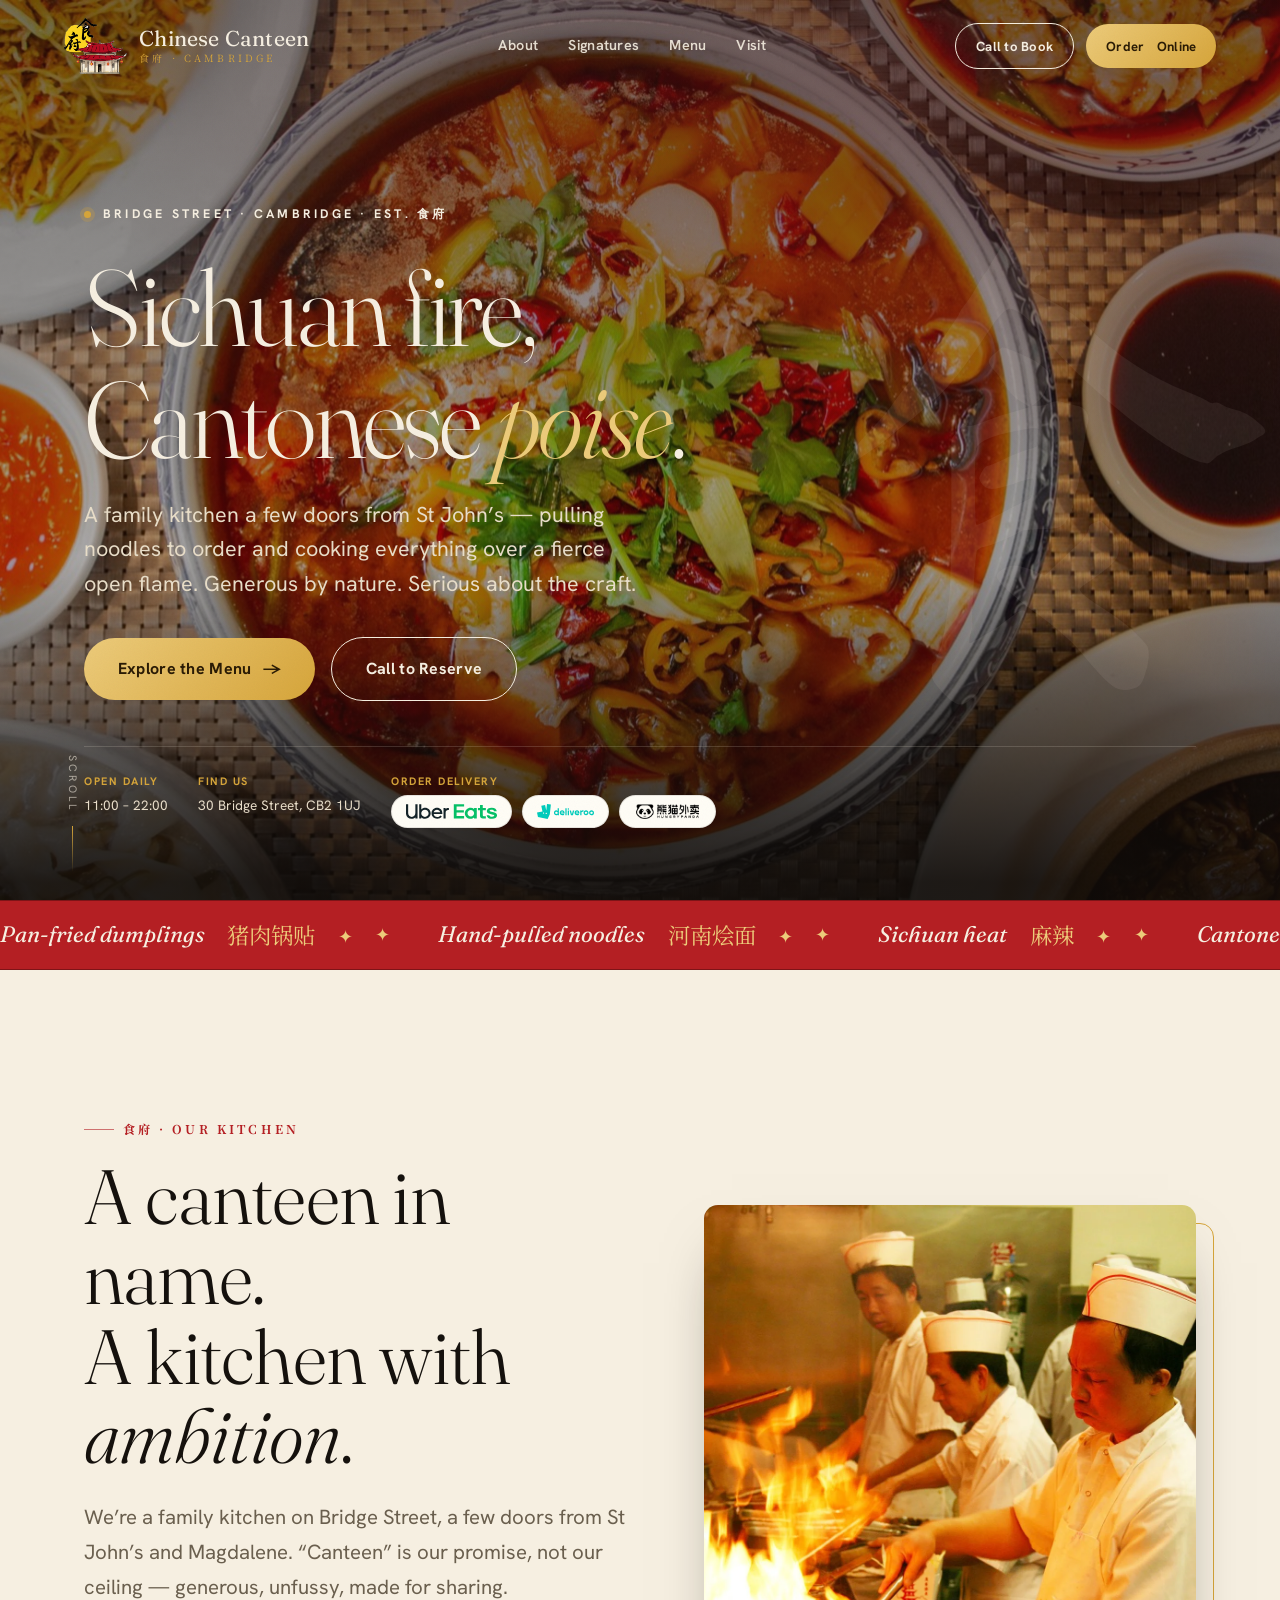
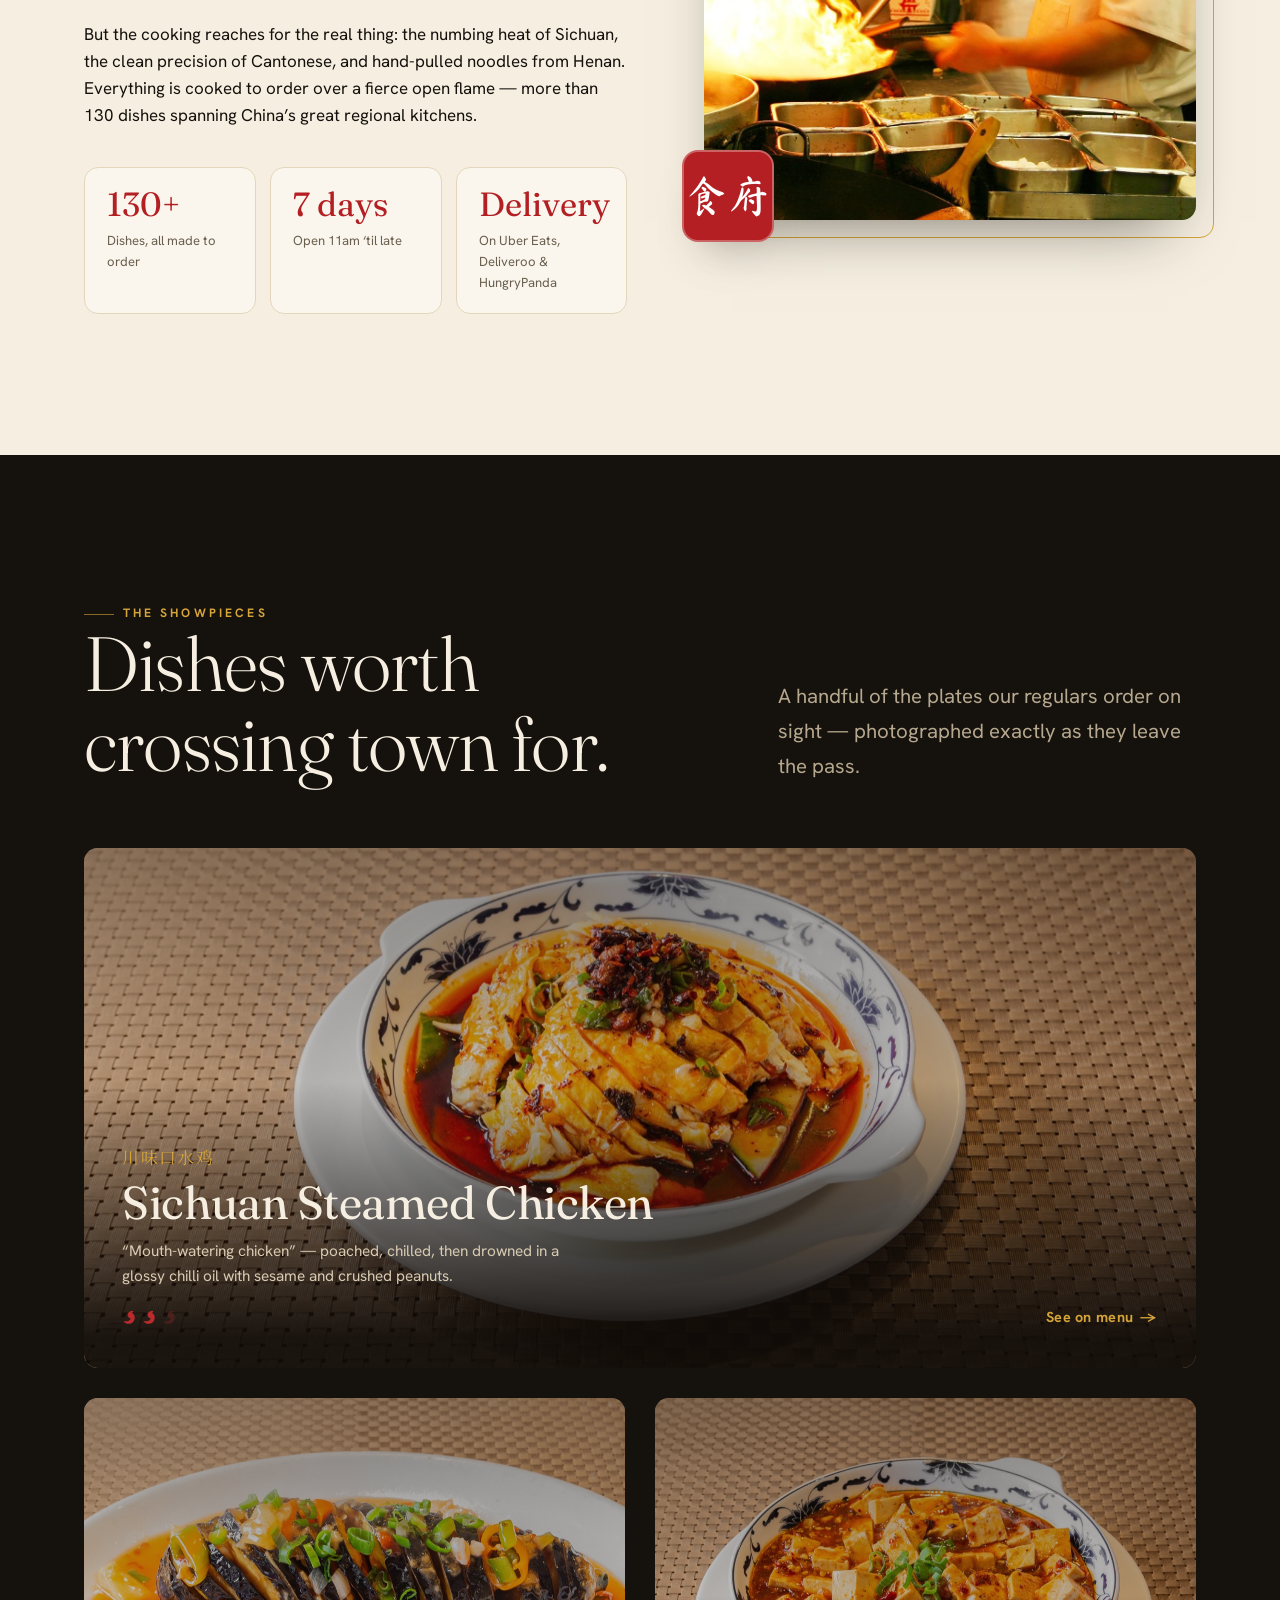
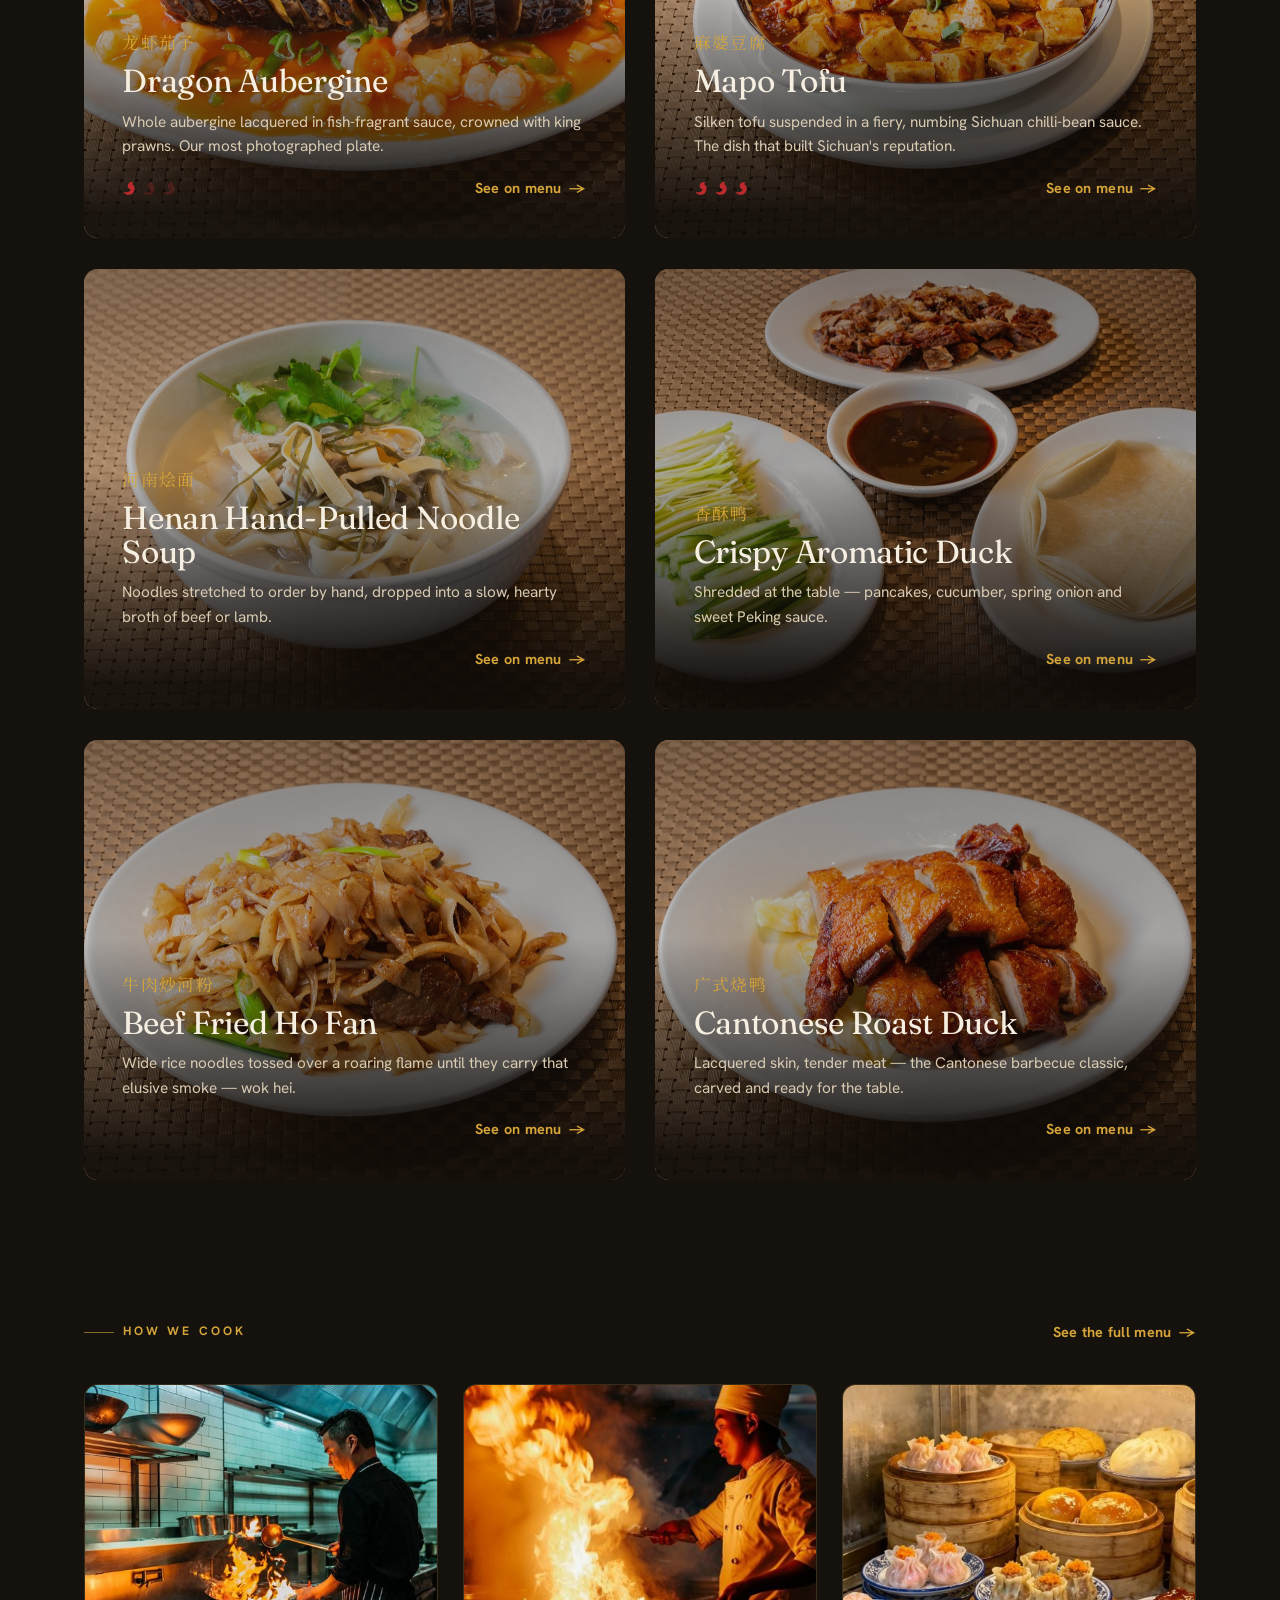
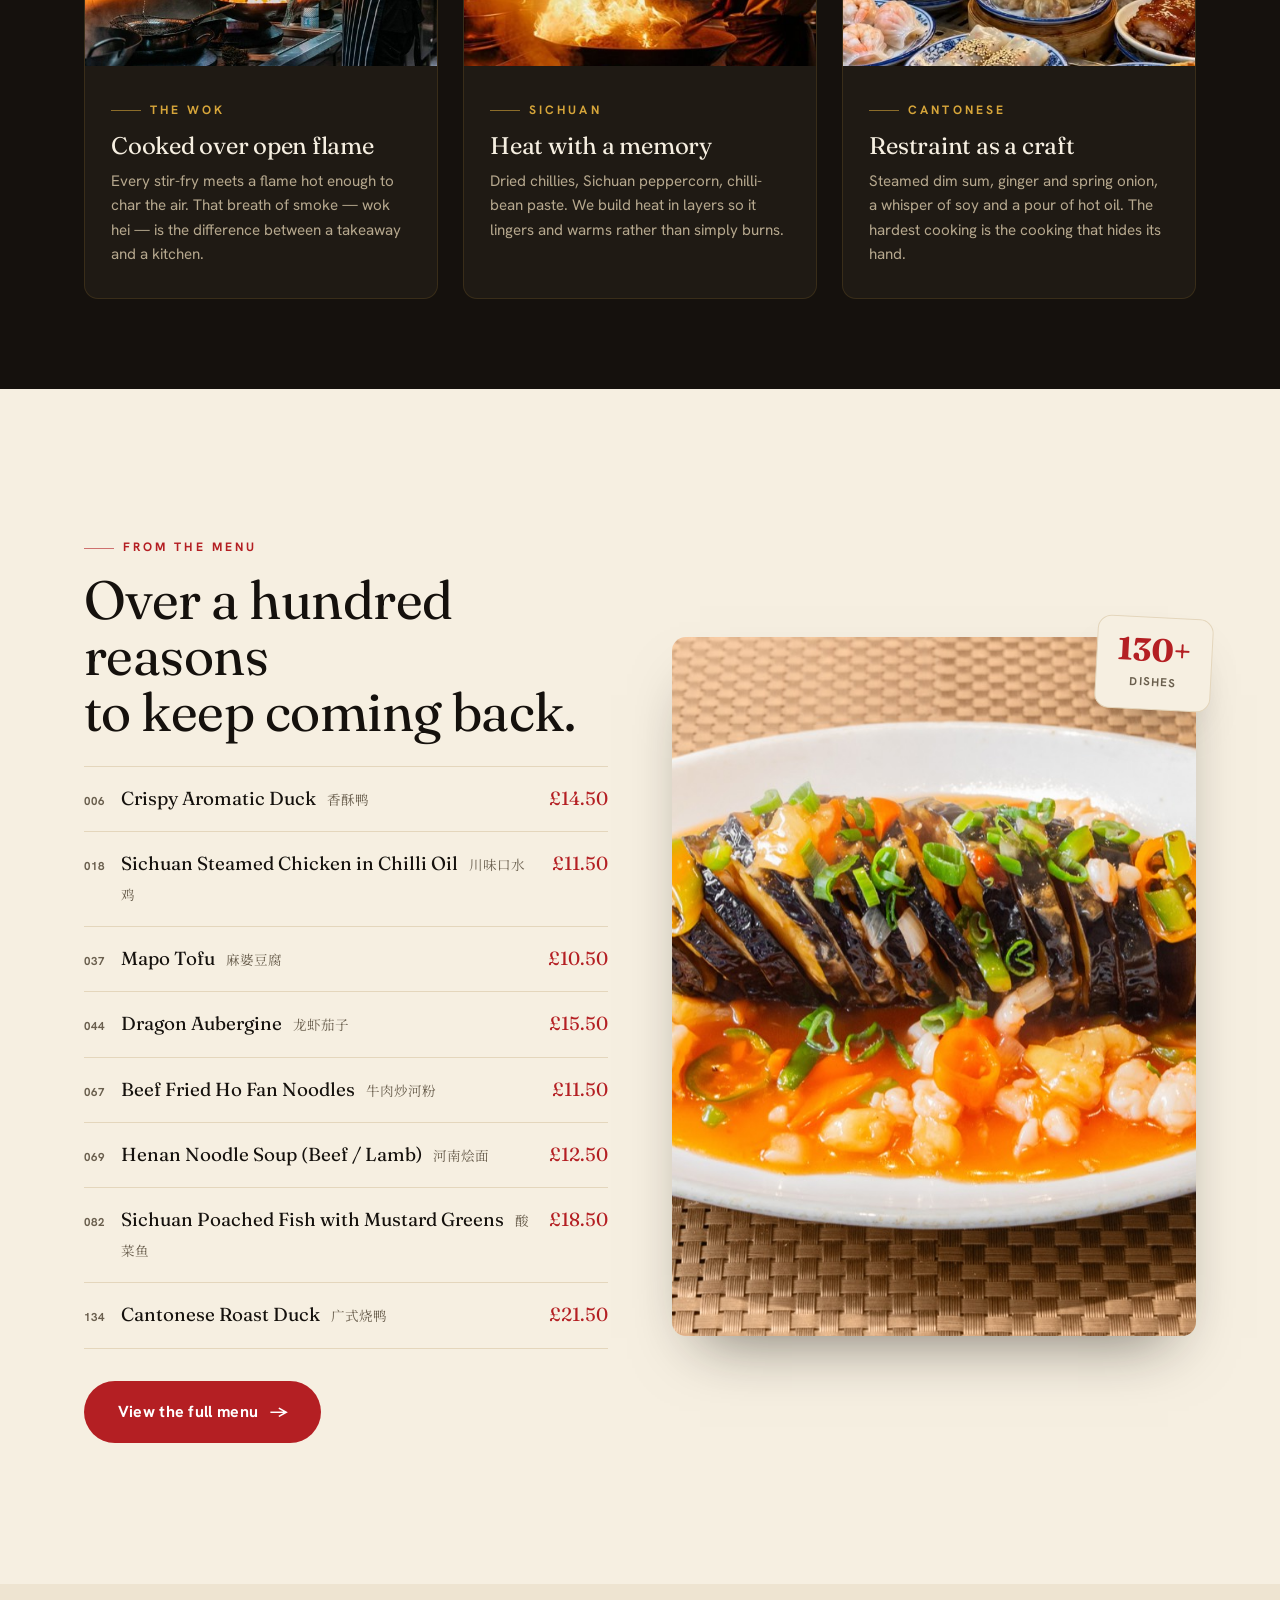
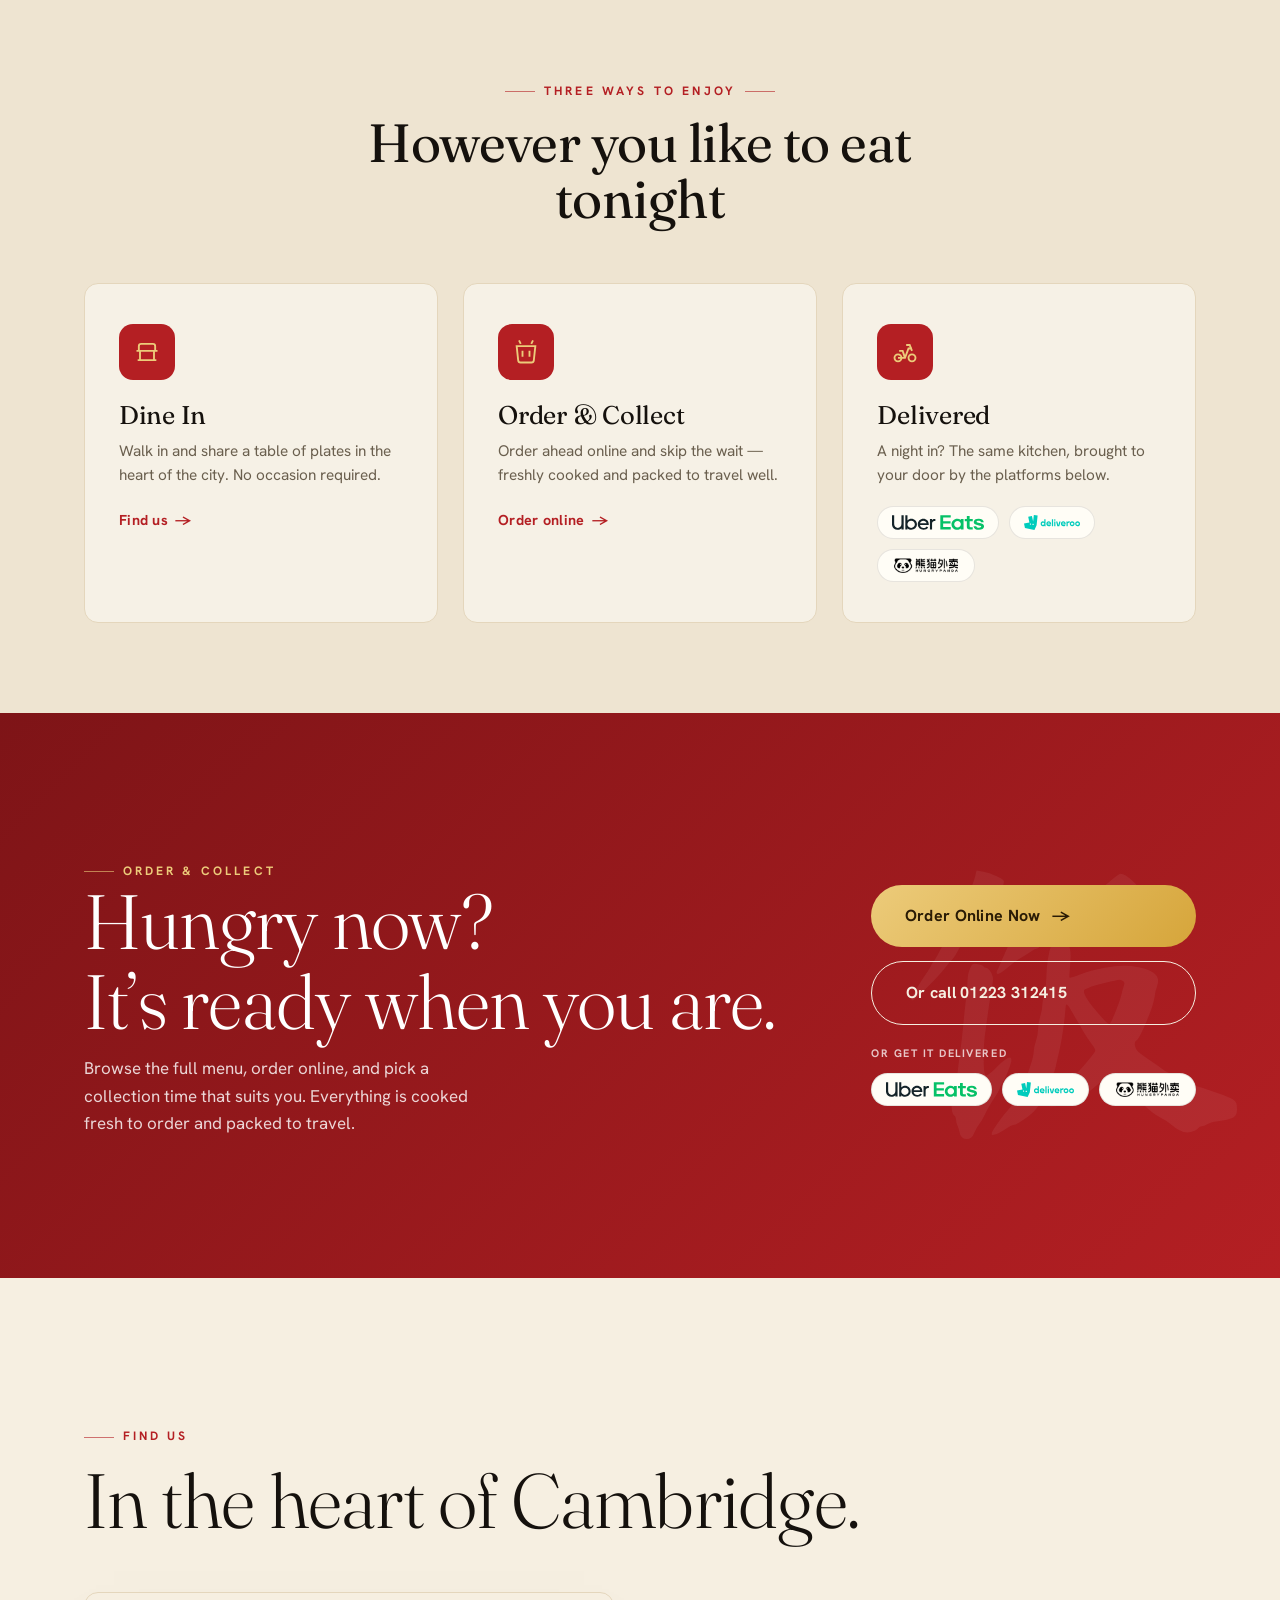
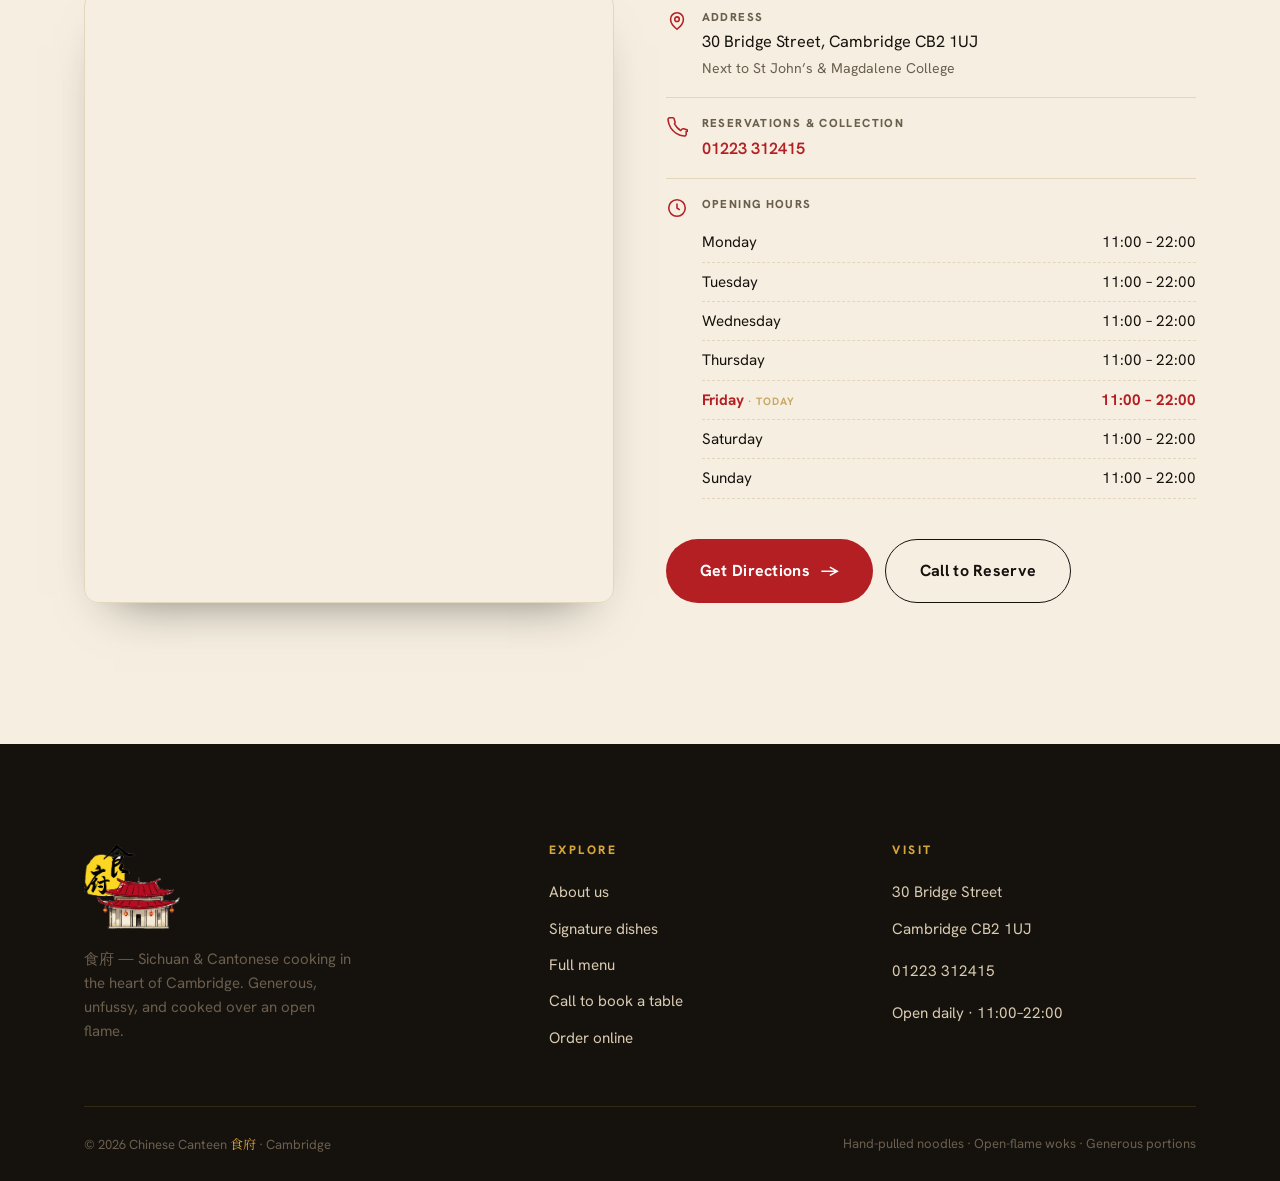
<file: index.html>
<!DOCTYPE html>
<html lang="en">
<head>
<meta charset="UTF-8" />
<meta name="viewport" content="width=device-width, initial-scale=1.0" />
<script>document.documentElement.className = "js";</script>
<title>Chinese Canteen · 食府 — Szechuan &amp; Cantonese in Cambridge</title>
<meta name="description" content="Chinese Canteen (食府) on Bridge Street, Cambridge. Hand-pulled Henan noodles, fiery Sichuan and clean Cantonese cooking — 130+ dishes cooked to order over an open flame. Dine in, collect, or order on Uber Eats, Deliveroo &amp; HungryPanda." />
<meta name="theme-color" content="#15110D" />
<link rel="icon" href="images/logomark.png" />
<link rel="canonical" href="https://chinesecanteen.com/" />
<meta property="og:title" content="Chinese Canteen · 食府 — Cambridge" />
<meta property="og:description" content="Szechuan &amp; Cantonese cooking in the heart of Cambridge. Hand-pulled noodles, open-flame woks, generous portions." />
<meta property="og:image" content="https://chinesecanteen.com/images/hero1.jpg" />
<meta property="og:url" content="https://chinesecanteen.com/" />
<meta property="og:type" content="restaurant" />

<link rel="preconnect" href="https://fonts.googleapis.com" />
<link rel="preconnect" href="https://fonts.gstatic.com" crossorigin />
<link href="https://fonts.googleapis.com/css2?family=Fraunces:ital,opsz,wght@0,9..144,300..600;1,9..144,300..600&family=Hanken+Grotesk:wght@400;600;700;800&family=Ma+Shan+Zheng&text=%E9%A3%9F%E5%BA%9C%E8%8F%9C%E9%A5%AD%E8%BF%B7&family=Noto+Serif+SC:wght@400;500;600;700&display=swap" rel="stylesheet" />
<link rel="preload" as="image" href="images/hero1.jpg" fetchpriority="high" />
<link rel="stylesheet" href="styles.css" />
</head>
<body>
<a class="skip" href="#main">Skip to content</a>

<!-- ===================== NAV ===================== -->
<header class="nav" id="nav">
  <a class="brand" href="index.html" aria-label="Chinese Canteen home">
    <img src="images/logomark.png" alt="" />
    <span class="brand__txt">
      <span class="brand__name">Chinese Canteen</span>
      <span class="brand__sub hanzi">食府 · Cambridge</span>
    </span>
  </a>
  <nav class="nav__links" aria-label="Primary">
    <a href="#about">About</a>
    <a href="#signatures">Signatures</a>
    <a href="menu.html">Menu</a>
    <a href="#visit">Visit</a>
  </nav>
  <div class="nav__cta">
    <a href="tel:+441223312415" class="btn ghost btn--call">Call to Book</a>
    <a href="https://chinesecanteen.lifeintouch.net/" target="_blank" rel="noopener" class="btn gold">Order<span class="nav-online">&nbsp;Online</span></a>
    <button class="nav__burger" id="burger" aria-label="Open menu" aria-controls="drawer" aria-expanded="false"><span></span><span></span><span></span></button>
  </div>
</header>

<!-- ===================== MOBILE DRAWER ===================== -->
<div class="drawer" id="drawer" inert>
  <a href="#about">About <span class="hanzi">食府</span></a>
  <a href="#signatures">Signatures</a>
  <a href="menu.html">Full Menu</a>
  <a href="#visit">Visit Us</a>
  <div class="drawer__cta">
    <a href="https://chinesecanteen.lifeintouch.net/" target="_blank" rel="noopener" class="btn gold lg">Order Online</a>
    <a href="tel:+441223312415" class="btn ghost lg">Call 01223 312415</a>
  </div>
</div>

<main id="main">
<!-- ===================== HERO ===================== -->
<section class="hero" id="top">
  <div class="hero__media">
    <video autoplay muted loop playsinline poster="images/hero1.jpg">
      <source src="video/hero.mp4" type="video/mp4" />
    </video>
  </div>
  <div class="hero__hanzi hanzi" aria-hidden="true">食</div>
  <div class="hero__content wrap">
    <div class="hero__eyebrow" data-anim="1"><span class="dot"></span><span>Bridge Street · Cambridge · Est. 食府</span></div>
    <h1 class="display-xl" data-anim="2">Sichuan fire,<br/>Cantonese <em>poise</em>.</h1>
    <p class="hero__sub" data-anim="3">A family kitchen a few doors from St John&rsquo;s &mdash; pulling noodles to order and cooking everything over a fierce open flame. Generous by nature. Serious about the craft.</p>
    <div class="hero__actions" data-anim="4">
      <a href="menu.html" class="btn gold lg">Explore the Menu <span class="arr">→</span></a>
      <a href="tel:+441223312415" class="btn ghost lg">Call to Reserve</a>
    </div>
    <dl class="hero__meta" data-anim="5">
      <div><dt>Open daily</dt><dd>11:00 &ndash; 22:00</dd></div>
      <div><dt>Find us</dt><dd>30 Bridge Street, CB2 1UJ</dd></div>
      <div><dt>Order delivery</dt><dd class="partners" data-partners></dd></div>
    </dl>
  </div>
  <div class="hero__scroll" aria-hidden="true">Scroll</div>
</section>

<!-- ===================== MARQUEE ===================== -->
<div class="marquee" aria-hidden="true">
  <div class="marquee__track" id="marquee"></div>
</div>

<!-- ===================== ABOUT ===================== -->
<section class="section" id="about">
  <div class="wrap about__grid">
    <div class="about__copy reveal">
      <span class="kicker hanzi">食府 · Our Kitchen</span>
      <h2 class="display-l">A canteen in name.<br/>A kitchen with <span class="serif-italic">ambition</span>.</h2>
      <p class="lead">We&rsquo;re a family kitchen on Bridge Street, a few doors from St John&rsquo;s and Magdalene. &ldquo;Canteen&rdquo; is our promise, not our ceiling &mdash; generous, unfussy, made for sharing.</p>
      <p>But the cooking reaches for the real thing: the numbing heat of Sichuan, the clean precision of Cantonese, and hand-pulled noodles from Henan. Everything is cooked to order over a fierce open flame &mdash; more than 130 dishes spanning China&rsquo;s great regional kitchens.</p>
      <div class="about__stats">
        <div><b>130+</b><span>Dishes, all made to order</span></div>
        <div><b>7 days</b><span>Open 11am &lsquo;til late</span></div>
        <div><b>Delivery</b><span>On Uber Eats, Deliveroo &amp; HungryPanda</span></div>
      </div>
    </div>
    <div class="about__visual reveal" data-d="1">
      <figure class="framed">
        <img src="images/chef-kitchen.jpg" alt="Chefs cooking over open wok flames in the Chinese Canteen kitchen" loading="lazy" />
        <span class="chop hanzi">食府</span>
      </figure>
    </div>
  </div>
</section>

<!-- ===================== SIGNATURES ===================== -->
<section class="section dark" id="signatures">
  <div class="wrap">
    <div class="sig__head reveal">
      <div>
        <span class="kicker gold">The Showpieces</span>
        <h2 class="display-l">Dishes worth<br/>crossing town for.</h2>
      </div>
      <p class="lead" style="max-width:38ch">A handful of the plates our regulars order on sight &mdash; photographed exactly as they leave the pass.</p>
    </div>
    <div class="sig__grid" id="sigGrid"></div>
  </div>
</section>

<!-- ===================== CRAFT ===================== -->
<section class="section dark tight" style="padding-top:0">
  <div class="wrap">
    <div class="eyebrow-row reveal" style="margin-bottom:40px">
      <span class="kicker gold">How we cook</span>
      <a href="menu.html" class="txtlink">See the full menu</a>
    </div>
    <div class="craft__grid" id="craftGrid"></div>
  </div>
</section>

<!-- ===================== MENU TEASER ===================== -->
<section class="section" id="menu-teaser">
  <div class="wrap teaser__grid">
    <div class="reveal">
      <span class="kicker">From the menu</span>
      <h2 class="display-m" style="margin:14px 0 26px">Over a hundred reasons<br/>to keep coming back.</h2>
      <div class="teaser__list" id="teaserList"></div>
      <a href="menu.html" class="btn lg" style="margin-top:32px">View the full menu <span class="arr">→</span></a>
    </div>
    <div class="teaser__visual reveal" data-d="1">
      <img src="images/dishes/dragon-aubergine.jpg" alt="Dragon aubergine crowned with king prawns" loading="lazy" />
      <div class="teaser__badge"><b>130+</b><span>dishes</span></div>
    </div>
  </div>
</section>

<!-- ===================== EXPERIENCE ===================== -->
<section class="section tight" style="background:var(--paper-2)">
  <div class="wrap">
    <div style="text-align:center; max-width:640px; margin:0 auto clamp(36px,5vw,56px)" class="reveal">
      <span class="kicker center" style="justify-content:center">Three ways to enjoy</span>
      <h2 class="display-m" style="margin-top:14px">However you like to eat tonight</h2>
    </div>
    <div class="exp__grid">
      <article class="expcard reveal">
        <span class="ic"><svg viewBox="0 0 24 24" fill="none" stroke="currentColor" stroke-width="1.6"><path d="M3 11h18M5 11V7a2 2 0 012-2h10a2 2 0 012 2v4M6 11v8M18 11v8M4 19h16"/></svg></span>
        <h3>Dine In</h3>
        <p>Walk in and share a table of plates in the heart of the city. No occasion required.</p>
        <a href="#visit" class="txtlink">Find us</a>
      </article>
      <article class="expcard reveal" data-d="1">
        <span class="ic"><svg viewBox="0 0 24 24" fill="none" stroke="currentColor" stroke-width="1.6"><path d="M6 2l1.5 3M18 2l-1.5 3M4 7h16l-1.3 12.2A2 2 0 0116.7 21H7.3a2 2 0 01-2-1.8L4 7zM9 11v5M15 11v5"/></svg></span>
        <h3>Order &amp; Collect</h3>
        <p>Order ahead online and skip the wait &mdash; freshly cooked and packed to travel well.</p>
        <a href="https://chinesecanteen.lifeintouch.net/" target="_blank" rel="noopener" class="txtlink">Order online</a>
      </article>
      <article class="expcard reveal" data-d="2">
        <span class="ic"><svg viewBox="0 0 24 24" fill="none" stroke="currentColor" stroke-width="1.6"><circle cx="6" cy="17" r="3"/><circle cx="18" cy="17" r="3"/><path d="M6 17h6l3-8h3M12 17l-2-6H7M13 6h3l2 5"/></svg></span>
        <h3>Delivered</h3>
        <p>A night in? The same kitchen, brought to your door by the platforms below.</p>
        <div class="partners" data-partners></div>
      </article>
    </div>
  </div>
</section>

<!-- ===================== ORDER BAND ===================== -->
<section class="section orderband">
  <div class="hero__hanzi hanzi" aria-hidden="true">饭</div>
  <div class="wrap orderband__in">
    <div class="reveal">
      <span class="kicker gold" style="color:var(--gold-lt)">Order &amp; Collect</span>
      <h2 class="display-l">Hungry now?<br/>It&rsquo;s ready when you are.</h2>
      <p>Browse the full menu, order online, and pick a collection time that suits you. Everything is cooked fresh to order and packed to travel.</p>
    </div>
    <div class="reveal" data-d="1" style="display:flex;flex-direction:column;gap:14px">
      <a href="https://chinesecanteen.lifeintouch.net/" target="_blank" rel="noopener" class="btn gold lg">Order Online Now <span class="arr">→</span></a>
      <a href="tel:+441223312415" class="btn ghost lg">Or call 01223 312415</a>
      <div style="margin-top:6px">
        <div style="font-size:.68rem;font-weight:700;letter-spacing:.14em;text-transform:uppercase;color:rgba(255,255,255,.75);margin-bottom:10px">Or get it delivered</div>
        <div class="partners" data-partners></div>
      </div>
    </div>
  </div>
</section>

<!-- ===================== VISIT ===================== -->
<section class="section" id="visit">
  <div class="wrap">
    <div style="margin-bottom:clamp(30px,4vw,52px)" class="reveal">
      <span class="kicker">Find us</span>
      <h2 class="display-l" style="margin-top:14px">In the heart of Cambridge.</h2>
    </div>
    <div class="visit__grid">
      <div class="visit__map reveal">
        <iframe title="Map to Chinese Canteen, 30 Bridge Street, Cambridge" src="https://www.google.com/maps?q=30+Bridge+Street+Cambridge+CB2+1UJ&output=embed" loading="lazy" referrerpolicy="no-referrer-when-downgrade"></iframe>
      </div>
      <div class="visit__info reveal" data-d="1">
        <dl>
          <div class="infoline">
            <span class="ic"><svg width="22" height="22" viewBox="0 0 24 24" fill="none" stroke="currentColor" stroke-width="1.7"><path d="M12 21s-7-5.5-7-11a7 7 0 0114 0c0 5.5-7 11-7 11z"/><circle cx="12" cy="10" r="2.5"/></svg></span>
            <div><dt>Address</dt><dd>30 Bridge Street, Cambridge CB2 1UJ<br/><span style="color:var(--muted);font-size:.88rem">Next to St John&rsquo;s &amp; Magdalene College</span></dd></div>
          </div>
          <div class="infoline">
            <span class="ic"><svg width="22" height="22" viewBox="0 0 24 24" fill="none" stroke="currentColor" stroke-width="1.7"><path d="M22 16.9v3a2 2 0 01-2.2 2 19.8 19.8 0 01-8.6-3 19.5 19.5 0 01-6-6 19.8 19.8 0 01-3-8.6A2 2 0 014.1 2h3a2 2 0 012 1.7c.1.9.4 1.8.7 2.7a2 2 0 01-.5 2.1L10 9.8a16 16 0 006 6l1.3-1.3a2 2 0 012.1-.5c.9.3 1.8.6 2.7.7a2 2 0 011.7 2z"/></svg></span>
            <div><dt>Reservations &amp; collection</dt><dd><a href="tel:+441223312415">01223 312415</a></dd></div>
          </div>
          <div class="infoline" style="border-bottom:none">
            <span class="ic"><svg width="22" height="22" viewBox="0 0 24 24" fill="none" stroke="currentColor" stroke-width="1.7"><circle cx="12" cy="12" r="9"/><path d="M12 7v5l3 2"/></svg></span>
            <div style="flex:1"><dt>Opening hours</dt><ul class="hours" id="hoursList"></ul></div>
          </div>
        </dl>
        <div style="display:flex;gap:12px;flex-wrap:wrap;margin-top:24px">
          <a href="https://maps.google.com/?q=30+Bridge+Street+Cambridge+CB2+1UJ" target="_blank" rel="noopener" class="btn lg">Get Directions <span class="arr">→</span></a>
          <a href="tel:+441223312415" class="btn ghost ghost--ink lg">Call to Reserve</a>
        </div>
      </div>
    </div>
  </div>
</section>

</main>

<!-- ===================== FOOTER ===================== -->
<footer class="footer">
  <div class="wrap">
    <div class="footer__top">
      <div class="footer__brand">
        <img src="images/logomark.png" alt="Chinese Canteen" />
        <p>食府 &mdash; Sichuan &amp; Cantonese cooking in the heart of Cambridge. Generous, unfussy, and cooked over an open flame.</p>
      </div>
      <div class="footer__col">
        <h4>Explore</h4>
        <a href="#about">About us</a>
        <a href="#signatures">Signature dishes</a>
        <a href="menu.html">Full menu</a>
        <a href="tel:+441223312415">Call to book a table</a>
        <a href="https://chinesecanteen.lifeintouch.net/" target="_blank" rel="noopener">Order online</a>
      </div>
      <div class="footer__col">
        <h4>Visit</h4>
        <ul>
          <li>30 Bridge Street</li>
          <li>Cambridge CB2 1UJ</li>
          <li><a href="tel:+441223312415">01223 312415</a></li>
          <li>Open daily · 11:00&ndash;22:00</li>
        </ul>
      </div>
    </div>
    <div class="footer__bottom">
      <span>&copy; <span id="year"></span> Chinese Canteen <span class="hanzi">食府</span> · Cambridge</span>
      <span>Hand-pulled noodles · Open-flame woks · Generous portions</span>
    </div>
  </div>
</footer>

<script src="site-data.js"></script>
<script src="app.js" defer></script>
</body>
</html>
</file>
<file: styles.css>
/* =========================================================================
   CHINESE CANTEEN · 食府  —  "The Lacquer House"
   Cinematic, luxury Sichuan & Cantonese. Lacquer red · warm gold · ink · rice paper.
   Display: Fraunces · Body: Hanken Grotesk · Chinese: Ma Shan Zheng / Noto Serif SC
   ========================================================================= */

:root {
  /* Palette */
  --ink:        #15110D;
  --ink-2:      #1F1A14;
  --ink-3:      #2A231B;
  --paper:      #F6EFE1;
  --paper-2:    #EEE4D1;
  --paper-3:    #E4D6BC;
  --lacquer:    #B41F23;
  --lacquer-lt: #CE2C30;
  --lacquer-dp: #7E1417;
  --gold:       #D6A53A;
  --gold-lt:    #ECCB7A;
  --gold-soft:  #C7A663;
  --jade:       #3C6253;

  /* Roles */
  --bg:         var(--paper);
  --fg:         var(--ink);
  --muted:      #6A5F4E;

  /* Type */
  --display: "Fraunces", Georgia, "Times New Roman", serif;
  --body:    "Hanken Grotesk", "Helvetica Neue", Arial, sans-serif;
  --brush:   "Ma Shan Zheng", "Noto Serif SC", serif;
  --hanzi:   "Noto Serif SC", "Songti SC", serif;

  /* Rhythm */
  --maxw: 1240px;
  --gut:  clamp(20px, 5vw, 64px);
  --r:    14px;

  --ease: cubic-bezier(0.22, 1, 0.36, 1);
  --shadow-lift: 0 30px 60px -28px rgba(20, 16, 10, 0.55);
  --shadow-card: 0 24px 50px -30px rgba(20, 16, 10, 0.6);
}
/* ------------------------------------------------------------------ Reset */
*, *::before, *::after { box-sizing: border-box; }
* { margin: 0; padding: 0; }
html { -webkit-text-size-adjust: 100%; scroll-behavior: smooth; }
@media (prefers-reduced-motion: reduce) {
  html { scroll-behavior: auto; }
  *, *::before, *::after { animation-duration: .001ms !important; animation-iteration-count: 1 !important; transition-duration: .001ms !important; }
}
body {
  font-family: var(--body);
  background: var(--bg);
  color: var(--fg);
  line-height: 1.6;
  font-size: 17px;
  -webkit-font-smoothing: antialiased;
  text-rendering: optimizeLegibility;
  overflow-x: hidden;
}
img, video { max-width: 100%; display: block; }
a { color: inherit; text-decoration: none; }
button { font: inherit; color: inherit; cursor: pointer; background: none; border: none; }
ul { list-style: none; }

/* keyboard focus indicator (mouse/touch unaffected) */
:focus-visible { outline: 2px solid var(--lacquer); outline-offset: 3px; border-radius: 4px; }
.dark :focus-visible, .nav :focus-visible, .drawer :focus-visible, .byo :focus-visible,
.reserve__aside :focus-visible, .orderband :focus-visible, .lightbox :focus-visible,
.menuhero :focus-visible, .footer :focus-visible { outline-color: var(--gold); }

/* skip to content */
.skip { position: absolute; left: 8px; top: -60px; z-index: 9999; background: var(--lacquer); color: #fff; padding: 12px 18px; border-radius: 0 0 10px 10px; font-weight: 700; transition: top .25s var(--ease); }
.skip:focus { top: 0; }

/* Paper grain overlay on whole page */
body::before {
  content: "";
  position: fixed; inset: 0;
  pointer-events: none; z-index: 9999;
  opacity: .045;
  background-image: url("data:image/svg+xml,%3Csvg xmlns='http://www.w3.org/2000/svg' width='160' height='160'%3E%3Cfilter id='n'%3E%3CfeTurbulence type='fractalNoise' baseFrequency='0.85' numOctaves='3' stitchTiles='stitch'/%3E%3C/filter%3E%3Crect width='100%25' height='100%25' filter='url(%23n)'/%3E%3C/svg%3E");
  mix-blend-mode: multiply;
}

/* --------------------------------------------------------------- Typography */
h1,h2,h3,h4 { font-family: var(--display); font-weight: 400; line-height: 1.04; letter-spacing: -0.01em; font-optical-sizing: auto; }
/* Fluid, height-aware: caps by viewport height too, so short/narrow windows
   can never grow the hero heading up into the fixed nav. */
.display-xl { font-size: clamp(3rem, 9.5vw, 8.2rem); font-size: clamp(2.6rem, min(9.5vw, 12svh), 8.2rem); font-weight: 300; letter-spacing: -0.025em; }
.display-l  { font-size: clamp(2.4rem, 6vw, 5rem); font-weight: 300; }
.display-m  { font-size: clamp(2rem, 4.2vw, 3.4rem); }
.kicker {
  font-family: var(--body);
  font-size: .76rem; font-weight: 700; letter-spacing: .26em; text-transform: uppercase;
  display: inline-flex; align-items: center; gap: .7em; color: var(--lacquer);
}
.kicker::before { content: ""; width: 30px; height: 1px; background: currentColor; opacity: .6; }
.kicker.center::after { content: ""; width: 30px; height: 1px; background: currentColor; opacity: .6; }
.kicker.gold { color: var(--gold); }
.hanzi { font-family: var(--hanzi); }
.serif-italic { font-style: italic; font-family: var(--display); }
.lead { font-size: clamp(1.05rem, 1.6vw, 1.32rem); color: var(--muted); line-height: 1.7; }

/* ------------------------------------------------------------------ Layout */
.wrap { max-width: var(--maxw); margin-inline: auto; padding-inline: var(--gut); }
section[id], [id].section { scroll-margin-top: 92px; }
.section { padding-block: clamp(72px, 11vw, 150px); position: relative; }
.section.tight { padding-block: clamp(54px, 7vw, 90px); }
.dark  { background: var(--ink); color: var(--paper); --muted: #B6A88E; }
.dark .kicker { color: var(--gold); }
.eyebrow-row { display: flex; align-items: center; justify-content: space-between; gap: 24px; flex-wrap: wrap; }

/* ------------------------------------------------------------------ Buttons */
.btn {
  --bg-btn: var(--lacquer); --fg-btn: #fff;
  position: relative; display: inline-flex; align-items: center; gap: .7em;
  padding: 1rem 1.7rem; border-radius: 100px;
  font-weight: 700; font-size: .92rem; letter-spacing: .02em;
  background: var(--bg-btn); color: var(--fg-btn);
  transition: transform .4s var(--ease), box-shadow .4s var(--ease), background .3s;
  will-change: transform; overflow: hidden; isolation: isolate;
  -webkit-tap-highlight-color: transparent;
}
.btn::after { /* sheen */
  content: ""; position: absolute; inset: 0; z-index: -1;
  background: linear-gradient(120deg, transparent 30%, rgba(255,255,255,.25) 50%, transparent 70%);
  transform: translateX(-120%); transition: transform .7s var(--ease);
}
.btn:hover { transform: translateY(-3px); box-shadow: 0 18px 34px -16px rgba(180,31,35,.7); }
.btn:hover::after { transform: translateX(120%); }
.btn.gold { --bg-btn: linear-gradient(135deg, var(--gold-lt), var(--gold)); --fg-btn: #2A1B05; }
.btn.gold:hover { box-shadow: 0 18px 34px -16px rgba(214,165,58,.75); }
/* ghost buttons sit on dark surfaces (nav, hero, drawer, order bands): paper outline, paper fill on press */
.btn.ghost { --ghost: var(--paper); background: transparent; color: var(--ghost); border: 1.5px solid var(--ghost); }
.btn.ghost::after { display: none; }
.btn.ghost:hover, .btn.ghost:active { background: var(--ghost); color: var(--ink); box-shadow: none; }
.btn.ghost--ink { --ghost: var(--ink); }
.btn.ghost--ink:hover, .btn.ghost--ink:active { color: var(--paper); }
.btn.lg { padding: 1.15rem 2.1rem; font-size: 1rem; }
.btn .arr { transition: transform .4s var(--ease); }
.btn:hover .arr { transform: translateX(4px); }

.txtlink { display: inline-flex; align-items: center; gap: .5em; font-weight: 700; font-size: .9rem; letter-spacing: .02em; color: var(--lacquer); }
.dark .txtlink { color: var(--gold); }
.txtlink::after { content: "→"; transition: transform .35s var(--ease); }
.txtlink:hover::after { transform: translateX(5px); }

/* ============================================================ NAVBAR */
.nav {
  position: fixed; inset: 0 0 auto 0; z-index: 100;
  display: flex; align-items: center; justify-content: space-between;
  gap: 24px; padding: 18px var(--gut);
  transition: background .5s var(--ease), padding .5s var(--ease), box-shadow .5s;
}
.nav__inner { display: contents; }
.nav.scrolled {
  background: rgba(21,17,13,.86); backdrop-filter: blur(14px) saturate(1.2);
  padding-block: 12px; box-shadow: 0 1px 0 rgba(214,165,58,.18), 0 16px 40px -28px #000;
}
.brand { display: flex; align-items: center; gap: 12px; color: var(--paper); z-index: 2; }
.brand img { height: 56px; width: auto; object-fit: contain; transition: transform .5s var(--ease); }
.brand:hover img { transform: rotate(-4deg) scale(1.04); }
.brand__txt { display: flex; flex-direction: column; line-height: 1; }
.brand__name { font-family: var(--display); font-size: 1.34rem; letter-spacing: .01em; }
.brand__sub { font-size: .62rem; letter-spacing: .32em; text-transform: uppercase; color: var(--gold); margin-top: 4px; }
.nav__links { display: flex; align-items: center; gap: 30px; }
.nav__links a { color: var(--paper); font-size: .9rem; font-weight: 600; letter-spacing: .02em; position: relative; opacity: .9; }
.nav__links a::after { content: ""; position: absolute; left: 0; bottom: -6px; width: 0; height: 1.5px; background: var(--gold); transition: width .35s var(--ease); }
.nav__links a:hover { opacity: 1; }
.nav__links a:hover::after { width: 100%; }
.nav__cta { display: flex; align-items: center; gap: 12px; z-index: 2; }
.nav__cta .btn { padding: .72rem 1.25rem; font-size: .82rem; }
.nav__burger { display: none; width: 44px; height: 44px; border-radius: 10px; position: relative; z-index: 2; }
.nav__burger span { position: absolute; left: 11px; right: 11px; height: 2px; background: var(--paper); transition: .35s var(--ease); }
.nav__burger span:nth-child(1){ top: 16px; } .nav__burger span:nth-child(2){ top: 22px; } .nav__burger span:nth-child(3){ top: 28px; }
body.menu-open .nav__burger span:nth-child(1){ top: 22px; transform: rotate(45deg); }
body.menu-open .nav__burger span:nth-child(2){ opacity: 0; }
body.menu-open .nav__burger span:nth-child(3){ top: 22px; transform: rotate(-45deg); }

/* Mobile drawer */
.drawer {
  position: fixed; inset: 0; z-index: 90; background: var(--ink);
  display: flex; flex-direction: column; justify-content: flex-start; gap: 6px;
  padding: clamp(96px, 18vh, 140px) var(--gut) var(--gut);
  overflow-y: auto; -webkit-overflow-scrolling: touch; overscroll-behavior: contain;
  visibility: hidden; transform: translateY(-100%); transition: transform .6s var(--ease), visibility .6s;
  background-image: radial-gradient(circle at 80% 10%, rgba(180,31,35,.3), transparent 55%);
}
body.menu-open .drawer { transform: translateY(0); visibility: visible; }
body.menu-open { overflow: hidden; }
.drawer a { font-family: var(--display); font-size: clamp(2rem, 8vw, 3rem); color: var(--paper); padding: 8px 0; border-bottom: 1px solid rgba(214,165,58,.18); }
.drawer a .hanzi { color: var(--gold); font-size: .5em; margin-left: .5em; }
.drawer .drawer__cta { margin-top: 28px; display: flex; gap: 14px; flex-wrap: wrap; }

/* ============================================================ HERO */
.hero { position: relative; min-height: 100svh; display: flex; align-items: flex-end; overflow: hidden; color: var(--paper); }
.hero__media { position: absolute; inset: 0; z-index: 0; }
.hero__media video, .hero__media img { width: 100%; height: 100%; object-fit: cover; }
.hero__media::after {
  content: ""; position: absolute; inset: 0;
  background:
    linear-gradient(to top, rgba(15,11,8,.92) 2%, rgba(15,11,8,.35) 38%, rgba(15,11,8,.55) 100%),
    radial-gradient(120% 80% at 70% 10%, rgba(180,31,35,.28), transparent 55%);
}
.hero__hanzi {
  position: absolute; right: -2vw; top: 50%; transform: translateY(-50%);
  font-family: var(--brush); color: rgba(246,239,225,.07);
  font-size: 56vh; line-height: .8; z-index: 1; pointer-events: none; user-select: none;
}
/* padding-top = fixed-nav clearance: content is bottom-anchored, so it only
   bites when the viewport is short — and then guarantees a gap below the nav. */
.hero__content { position: relative; z-index: 2; width: 100%; padding-top: clamp(112px, 16vh, 170px); padding-bottom: clamp(48px, 8vh, 110px); }
.hero__eyebrow { display: inline-flex; align-items: center; gap: 12px; margin-bottom: 26px; }
.hero__eyebrow .dot { width: 7px; height: 7px; border-radius: 50%; background: var(--gold); box-shadow: 0 0 0 4px rgba(214,165,58,.25); }
.hero__eyebrow span { font-size: .78rem; font-weight: 700; letter-spacing: .26em; text-transform: uppercase; }
.hero h1 { color: var(--paper); margin-bottom: 22px; }
.hero h1 em { font-style: italic; color: var(--gold-lt); }
.hero__sub { max-width: 46ch; font-size: clamp(1.05rem, 1.7vw, 1.35rem); color: #E9DEC9; line-height: 1.6; margin-bottom: 36px; }
.hero__actions { display: flex; gap: 16px; flex-wrap: wrap; align-items: center; }
.hero__meta { display: flex; gap: 30px; flex-wrap: wrap; margin-top: 44px; padding-top: 26px; border-top: 1px solid rgba(246,239,225,.16); }
.hero__meta div { font-size: .85rem; }
.hero__meta dt { color: var(--gold); font-weight: 700; letter-spacing: .14em; text-transform: uppercase; font-size: .68rem; margin-bottom: 5px; }
.hero__meta dd { color: #EADFCB; }
.hero__scroll {
  position: absolute; left: var(--gut); bottom: 28px; z-index: 2;
  writing-mode: vertical-rl; font-size: .68rem; letter-spacing: .28em; text-transform: uppercase;
  color: rgba(246,239,225,.6); display: flex; align-items: center; gap: 14px;
}
.hero__scroll::after { content: ""; width: 1px; height: 46px; background: linear-gradient(var(--gold), transparent); animation: scrolldrop 2.2s var(--ease) infinite; }
@keyframes scrolldrop { 0%{ transform: scaleY(.2); transform-origin: top; opacity:.3 } 50%{ transform: scaleY(1); opacity:1 } 100%{ transform: scaleY(.2); transform-origin: bottom; opacity:.3 } }

/* short windows: tighten the hero's vertical rhythm so nothing rides up into the nav */
@media (max-height: 700px){
  .hero__eyebrow { margin-bottom: 14px; }
  .hero h1 { margin-bottom: 14px; }
  .hero__sub { margin-bottom: 22px; }
  .hero__meta { margin-top: 24px; padding-top: 18px; }
}

/* Delivery partner logo pills (filled from SITE_DATA.delivery into [data-partners]) */
.partners { display: flex; gap: 10px; flex-wrap: wrap; align-items: center; }
.partners a { display: inline-flex; align-items: center; background: #FFFDF6; border: 1px solid rgba(21,17,13,.1); border-radius: 100px; padding: 8px 14px; transition: transform .35s var(--ease), box-shadow .35s var(--ease); }
.partners a:hover { transform: translateY(-2px); box-shadow: 0 12px 24px -12px rgba(20,16,10,.55); }
.partners a img { height: 15px; width: auto; display: block; }

/* staggered hero entrance (only when JS is present) */
.js [data-anim] { opacity: 0; transform: translateY(26px); }
.hero.ready [data-anim] { animation: rise .9s var(--ease) forwards; }
.hero.ready [data-anim="1"]{ animation-delay:.15s } .hero.ready [data-anim="2"]{ animation-delay:.3s }
.hero.ready [data-anim="3"]{ animation-delay:.45s } .hero.ready [data-anim="4"]{ animation-delay:.6s }
.hero.ready [data-anim="5"]{ animation-delay:.78s }
@keyframes rise { to { opacity: 1; transform: none; } }

/* ============================================================ MARQUEE */
.marquee { background: var(--lacquer); color: var(--paper); overflow: hidden; border-block: 1px solid var(--lacquer-dp); }
.marquee__track { display: flex; gap: 3rem; width: max-content; padding-block: 16px; animation: marq 38s linear infinite; }
.marquee:hover .marquee__track { animation-play-state: paused; }
.marquee__track span { display: inline-flex; align-items: center; gap: 1.4rem; font-family: var(--display); font-style: italic; font-size: 1.4rem; white-space: nowrap; }
.marquee__track span::after { content: "✦"; font-style: normal; color: var(--gold-lt); font-size: .8em; }
.marquee__track .hanzi { font-style: normal; font-family: var(--hanzi); color: var(--gold-lt); }
@keyframes marq { to { transform: translateX(-50%); } }

/* ============================================================ REVEAL */
.reveal { transition: opacity .9s var(--ease), transform .9s var(--ease); }
.js .reveal { opacity: 0; transform: translateY(34px); }
.reveal.in { opacity: 1; transform: none; }
.reveal[data-d="1"]{ transition-delay:.1s } .reveal[data-d="2"]{ transition-delay:.2s } .reveal[data-d="3"]{ transition-delay:.3s } .reveal[data-d="4"]{ transition-delay:.4s }

/* ============================================================ ABOUT */
.about__grid { display: grid; grid-template-columns: 1.05fr .95fr; gap: clamp(36px, 6vw, 88px); align-items: center; }
.about__copy h2 { margin: 18px 0 24px; }
.about__copy p + p { margin-top: 16px; }
.about__stats { display: flex; gap: 14px; flex-wrap: wrap; margin-top: 38px; }
.about__stats div { flex: 1; min-width: 130px; padding: 20px 22px; border: 1px solid var(--paper-3); border-radius: var(--r); background: rgba(255,255,255,.4); }
.about__stats b { font-family: var(--display); font-size: 2.1rem; font-weight: 400; color: var(--lacquer); display: block; line-height: 1; }
.about__stats span { font-size: .82rem; color: var(--muted); display: block; margin-top: 8px; }
.framed { position: relative; }
.framed img { border-radius: var(--r); box-shadow: var(--shadow-lift); width: 100%; aspect-ratio: 4/5; object-fit: cover; }
.framed::before { content: ""; position: absolute; inset: 18px -18px -18px 18px; border: 1.5px solid var(--gold); border-radius: var(--r); z-index: -1; }
.framed .chop {
  position: absolute; bottom: -22px; left: -22px; z-index: 2;
  width: 92px; height: 92px; border-radius: 16px; background: var(--lacquer); color: #fff;
  display: grid; place-items: center; text-align: center; box-shadow: var(--shadow-card);
  font-family: var(--brush); font-size: 2.6rem; line-height: 1;
  border: 2px solid rgba(255,255,255,.3);
}

/* ============================================================ SIGNATURES */
.sig__head { display: flex; align-items: flex-end; justify-content: space-between; gap: 30px; flex-wrap: wrap; margin-bottom: clamp(36px, 5vw, 64px); }
.sig__head h2 { max-width: 16ch; }
.sig__grid { display: grid; grid-template-columns: repeat(2, 1fr); gap: clamp(20px, 2.4vw, 34px); }
.sigcard {
  position: relative; border-radius: var(--r); overflow: hidden;
  background: var(--ink-2); min-height: 440px; display: flex; align-items: flex-end;
  isolation: isolate;
}
.sigcard:first-child, .sigcard.wide { grid-column: span 2; min-height: 520px; }
.sigcard img { position: absolute; inset: 0; width: 100%; height: 100%; object-fit: cover; z-index: -2; transition: transform 1.1s var(--ease); }
.sigcard::after { content: ""; position: absolute; inset: 0; z-index: -1; background: linear-gradient(to top, rgba(15,11,8,.94) 6%, rgba(15,11,8,.25) 55%, rgba(15,11,8,.45) 100%); }
.sigcard:hover img { transform: scale(1.07); }
.sigcard__body { padding: clamp(24px, 3vw, 40px); width: 100%; }
.sigcard__zh { font-family: var(--hanzi); color: var(--gold); font-size: 1.05rem; letter-spacing: .08em; margin-bottom: 8px; display: block; }
.sigcard__name { font-family: var(--display); font-size: clamp(1.5rem, 2.5vw, 2.2rem); color: var(--paper); line-height: 1.05; }
.sigcard:first-child .sigcard__name, .sigcard.wide .sigcard__name { font-size: clamp(1.9rem, 3.6vw, 3rem); }
.sigcard__blurb { color: #D9CBB2; font-size: .96rem; margin-top: 12px; max-width: 52ch; }
.sigcard__row { display: flex; align-items: center; justify-content: space-between; gap: 16px; margin-top: 18px; }
.heat { display: inline-flex; gap: 3px; align-items: center; }
.heat i { width: 14px; height: 14px; display: inline-block; background: currentColor; color: var(--lacquer-lt);
  -webkit-mask: var(--chili) center/contain no-repeat; mask: var(--chili) center/contain no-repeat; opacity: .9; }
.heat i.off { opacity: .22; }
:root { --chili: url("data:image/svg+xml,%3Csvg xmlns='http://www.w3.org/2000/svg' viewBox='0 0 24 24'%3E%3Cpath d='M16 3c-.5 1.4-1.6 2.2-3 2.4 2.7.6 4.6 2.9 4.9 6.2.4 4.6-3 8.9-7.7 9.3-3.7.3-6.6-1.4-8.1-4 3.6 1.3 8.6.4 10.4-3.6C9 13 6.7 9 8.8 5.6 10.5 2.9 13.6 2.4 16 3z'/%3E%3C/svg%3E"); }
.heat--lg i { width: 17px; height: 17px; }

/* tag pills */
.tags { display: inline-flex; gap: 6px; flex-wrap: wrap; }
.tag { font-size: .64rem; font-weight: 800; letter-spacing: .1em; text-transform: uppercase; padding: 4px 9px; border-radius: 100px; border: 1px solid rgba(214,165,58,.5); color: var(--muted); }
.tag.v { color: var(--jade); border-color: rgba(60,98,83,.6); }
/* keep the cinematic gold only where the background is dark */
.dark .tag, .menuhero .tag, .sigcard .tag { color: var(--gold); }

/* ============================================================ CRAFT */
.craft__grid { display: grid; grid-template-columns: repeat(3, 1fr); gap: clamp(18px, 2vw, 28px); }
.craftcard { background: var(--ink-2); border-radius: var(--r); overflow: hidden; border: 1px solid rgba(214,165,58,.14); }
.craftcard__img { aspect-ratio: 5/4; overflow: hidden; }
.craftcard__img img { width: 100%; height: 100%; object-fit: cover; transition: transform 1s var(--ease); }
.craftcard:hover .craftcard__img img { transform: scale(1.06); }
.craftcard__body { padding: 26px 26px 32px; }
.craftcard .kicker { color: var(--gold); margin-bottom: 14px; }
.craftcard h3 { font-size: 1.5rem; color: var(--paper); margin-bottom: 10px; }
.craftcard p { color: var(--muted); font-size: .95rem; }

/* ============================================================ MENU TEASER */
.teaser__grid { display: grid; grid-template-columns: 1fr 1fr; gap: clamp(28px, 5vw, 70px); align-items: center; }
.teaser__list { border-top: 1px solid var(--paper-3); }
.trow { display: grid; grid-template-columns: auto 1fr auto; gap: 16px; align-items: baseline; padding: 17px 0; border-bottom: 1px solid var(--paper-3); transition: padding-left .35s var(--ease); }
.trow:hover { padding-left: 10px; }
.trow__code { font-size: .72rem; color: var(--muted); font-weight: 700; letter-spacing: .08em; }
.trow__name { font-family: var(--display); font-size: 1.18rem; }
.trow__name .hanzi { font-size: .72em; color: var(--muted); margin-left: .5em; }
.trow__dots { flex: 1; }
.trow__price { font-family: var(--display); font-size: 1.18rem; color: var(--lacquer); white-space: nowrap; }
.teaser__visual { position: relative; }
.teaser__visual img { border-radius: var(--r); width: 100%; aspect-ratio: 3/4; object-fit: cover; box-shadow: var(--shadow-lift); }
.teaser__badge {
  position: absolute; top: -20px; right: -16px; background: var(--paper); color: var(--ink);
  border-radius: 14px; padding: 16px 20px; box-shadow: var(--shadow-card); transform: rotate(3deg);
  font-family: var(--display); text-align: center; border: 1px solid var(--paper-3);
}
.teaser__badge b { display: block; font-size: 2rem; color: var(--lacquer); line-height: 1; }
.teaser__badge span { font-size: .72rem; letter-spacing: .1em; text-transform: uppercase; color: var(--muted); font-family: var(--body); font-weight: 700; }

/* ============================================================ EXPERIENCE */
.exp__grid { display: grid; grid-template-columns: repeat(3, 1fr); gap: clamp(18px, 2vw, 26px); }
.expcard { padding: 40px 34px; border-radius: var(--r); background: rgba(255,255,255,.45); border: 1px solid var(--paper-3); transition: transform .5s var(--ease), box-shadow .5s; }
.expcard:hover { transform: translateY(-6px); box-shadow: var(--shadow-card); }
.expcard .ic { width: 56px; height: 56px; border-radius: 14px; background: var(--lacquer); color: var(--gold-lt); display: grid; place-items: center; margin-bottom: 22px; }
.expcard .ic svg { width: 28px; height: 28px; }
.expcard h3 { font-size: 1.6rem; margin-bottom: 10px; }
.expcard p { color: var(--muted); font-size: .96rem; margin-bottom: 18px; }

/* ============================================================ ORDER BAND */
.orderband { position: relative; overflow: hidden; background: linear-gradient(135deg, var(--lacquer-dp), var(--lacquer)); color: #fff; }
.orderband .hero__hanzi { font-size: 40vh; right: 2vw; color: rgba(255,255,255,.06); }
.orderband__in { position: relative; z-index: 2; display: flex; align-items: center; justify-content: space-between; gap: 40px; flex-wrap: wrap; }
.orderband h2 { color: #fff; max-width: 18ch; }
.orderband p { color: rgba(255,255,255,.82); max-width: 40ch; margin-top: 14px; }

/* ============================================================ VISIT */
.visit__grid { display: grid; grid-template-columns: 1fr 1fr; gap: clamp(28px, 4vw, 56px); align-items: stretch; }
.visit__map { border-radius: var(--r); overflow: hidden; min-height: 380px; box-shadow: var(--shadow-card); border: 1px solid var(--paper-3); }
.visit__map iframe { width: 100%; height: 100%; min-height: 380px; border: 0; filter: grayscale(.2) contrast(1.02); }
.visit__info h2 { margin-bottom: 24px; }
.infoline { display: flex; gap: 14px; padding: 16px 0; border-bottom: 1px solid var(--paper-3); }
.infoline .ic { color: var(--lacquer); flex: none; margin-top: 2px; }
.infoline dt { font-size: .72rem; font-weight: 800; letter-spacing: .12em; text-transform: uppercase; color: var(--muted); margin-bottom: 3px; }
.infoline dd { font-size: 1.02rem; }
.infoline dd a { color: var(--lacquer); font-weight: 600; }
.hours { margin-top: 10px; }
.hours li { display: flex; justify-content: space-between; padding: 7px 0; font-size: .95rem; border-bottom: 1px dashed var(--paper-3); }
.hours li.today { color: var(--lacquer); font-weight: 700; }
.hours li.today span:first-child::after { content: " · Today"; font-size: .7em; letter-spacing: .1em; text-transform: uppercase; color: var(--gold-soft); }

/* ============================================================ FOOTER */
.footer { background: var(--ink); color: var(--paper); padding-top: clamp(60px, 8vw, 100px); }
.footer__top { display: grid; grid-template-columns: 1.4fr 1fr 1fr; gap: 40px; padding-bottom: 50px; border-bottom: 1px solid rgba(214,165,58,.16); }
.footer__brand img { width: 96px; margin-bottom: 18px; }
.footer__brand p { color: var(--muted); max-width: 34ch; font-size: .94rem; }
.footer h4 { font-family: var(--body); font-size: .76rem; font-weight: 800; letter-spacing: .2em; text-transform: uppercase; color: var(--gold); margin-bottom: 18px; }
.footer__col a, .footer__col li { display: block; color: #D9CBB2; padding: 6px 0; font-size: .95rem; }
.footer__col a:hover { color: var(--gold-lt); }
.footer__bottom { display: flex; align-items: center; justify-content: space-between; gap: 20px; flex-wrap: wrap; padding: 26px 0; font-size: .82rem; color: var(--muted); }
.footer__bottom .hanzi { color: var(--gold); }

/* ============================================================ MENU PAGE */
.menupage { padding-top: 96px; }
.menuhero { position: relative; padding: clamp(56px, 9vw, 120px) 0 clamp(40px, 5vw, 70px); text-align: center; overflow: hidden; background: var(--ink); color: var(--paper); }
.menuhero .hero__hanzi { font-size: 60vh; color: rgba(214,165,58,.10); }
.menuhero h1 { color: var(--paper); margin: 16px 0 18px; }
.menuhero p { color: var(--muted); max-width: 52ch; margin-inline: auto; }
.menulegend { display: flex; gap: 18px; justify-content: center; flex-wrap: wrap; margin-top: 26px; font-size: .82rem; color: #D9CBB2; }
.menulegend span { display: inline-flex; align-items: center; gap: 7px; }

.menutoolbar {
  position: sticky; top: 80px; z-index: 40; background: rgba(246,239,225,.92); backdrop-filter: blur(12px);
  border-bottom: 1px solid var(--paper-3); padding: 14px 0;
}
.menutoolbar__in { display: flex; gap: 14px; align-items: center; flex-wrap: wrap; }
.search { flex: 1; min-width: 220px; position: relative; }
.search input { width: 100%; padding: 12px 16px 12px 44px; border-radius: 100px; border: 1.5px solid var(--paper-3); background: #fff; font: inherit; }
.search input:focus { outline: none; border-color: var(--lacquer); }
.search svg { position: absolute; left: 16px; top: 50%; transform: translateY(-50%); width: 18px; height: 18px; color: var(--muted); }
.chips { display: flex; gap: 8px; flex-wrap: wrap; }
.chip { padding: 9px 16px; border-radius: 100px; border: 1.5px solid var(--paper-3); font-size: .82rem; font-weight: 700; letter-spacing: .02em; color: var(--muted); transition: .3s; }
.chip:hover { border-color: var(--lacquer); color: var(--lacquer); }
.chip.active { background: var(--lacquer); border-color: var(--lacquer); color: #fff; }

.menulayout { display: grid; grid-template-columns: 230px minmax(0, 1fr); gap: clamp(28px, 4vw, 60px); align-items: start; }
/* grid items default to min-width:auto — the nowrap category strip would otherwise
   stretch the track to its full min-content width and blow the page out sideways */
.menulayout > * { min-width: 0; }
.catnav { position: sticky; top: 150px; }
.catnav ul { border-left: 1px solid var(--paper-3); }
.catnav a { display: block; padding: 9px 0 9px 18px; margin-left: -1px; border-left: 2px solid transparent; color: var(--muted); font-size: .9rem; font-weight: 600; transition: .3s; }
.catnav a:hover { color: var(--ink); }
.catnav a.active { color: var(--lacquer); border-left-color: var(--lacquer); }
.catnav .zh { font-family: var(--hanzi); font-size: .8em; opacity: .6; margin-left: 6px; }

.catblock { margin-bottom: clamp(40px, 6vw, 80px); scroll-margin-top: 160px; }
.catblock__head { display: flex; align-items: baseline; gap: 16px; margin-bottom: 8px; padding-bottom: 18px; border-bottom: 2px solid var(--ink); }
.catblock__head h2 { font-size: clamp(1.8rem, 3.5vw, 2.8rem); }
.catblock__head .zh { font-family: var(--hanzi); color: var(--muted); font-size: 1.1rem; }
.catblock__note { color: var(--muted); font-size: .92rem; margin: 14px 0 24px; max-width: 60ch; }
.dishgrid { display: grid; grid-template-columns: 1fr 1fr; gap: 4px 36px; }
@media (max-width: 720px){ .dishgrid { grid-template-columns: 1fr; } }
.dish { display: grid; grid-template-columns: auto 1fr auto; gap: 14px; align-items: start; padding: 18px 0; border-bottom: 1px solid var(--paper-3); scroll-margin-top: 150px; }
.dish.has-img { grid-template-columns: 76px 1fr auto; }
.dish__thumb { width: 76px; height: 76px; border-radius: 12px; object-fit: cover; grid-row: span 2; box-shadow: var(--shadow-card); cursor: zoom-in; transition: transform .4s var(--ease); }
.dish__thumb:hover { transform: scale(1.05); }
.dish__code { font-size: .72rem; color: var(--muted); font-weight: 700; letter-spacing: .06em; padding-top: 4px; }
.dish.has-img .dish__code { display: none; }
.dish__main { min-width: 0; }
.dish__name { font-family: var(--display); font-size: 1.16rem; line-height: 1.2; }
.dish__name .zh { font-family: var(--hanzi); font-size: .74em; color: var(--muted); margin-left: .5em; }
.dish__desc { font-size: .88rem; color: var(--muted); margin-top: 5px; max-width: 52ch; }
.dish__meta { display: inline-flex; gap: 10px; align-items: center; margin-top: 9px; }
.dish__price { font-family: var(--display); font-size: 1.18rem; color: var(--lacquer); white-space: nowrap; padding-top: 2px; }
.dish.hidden { display: none; }
.dish.flash { animation: dishflash 2s var(--ease); }
@keyframes dishflash { 0%,100%{ background: transparent } 18%{ background: rgba(214,165,58,.16) } }
.cat-empty { display: none; }
.special-block.hidden { display: none; }

/* Build-your-own */
.byo { background: var(--ink); color: var(--paper); border-radius: 18px; padding: clamp(26px, 3vw, 44px); }
.byo h3 { color: var(--paper); font-size: 1.8rem; margin-bottom: 6px; }
.byo p { color: var(--muted); margin-bottom: 24px; }
.byo__cols { display: grid; grid-template-columns: 1fr 1fr; gap: 28px; }
.byo__col h4 { color: var(--gold); margin-bottom: 14px; }
.optbtn { display: flex; justify-content: space-between; gap: 10px; width: 100%; text-align: left; padding: 12px 16px; border-radius: 10px; border: 1.5px solid rgba(214,165,58,.25); color: var(--paper); margin-bottom: 8px; transition: .25s; }
.optbtn:hover { border-color: var(--gold); }
.optbtn.sel { background: var(--lacquer); border-color: var(--lacquer); }
.optbtn .zh { font-family: var(--hanzi); color: var(--gold-soft); font-size: .85em; }
.optbtn.sel .zh { color: rgba(255,255,255,.8); }
.byo__result { margin-top: 26px; padding: 22px; border: 1px solid rgba(214,165,58,.3); border-radius: 12px; background: rgba(214,165,58,.06); display: flex; align-items: center; justify-content: space-between; gap: 16px; flex-wrap: wrap; }
.byo__result b { font-family: var(--display); font-size: 1.4rem; color: var(--paper); }
.byo__result .price { font-family: var(--display); font-size: 2rem; color: var(--gold-lt); }

/* Set meals */
.sets { display: grid; grid-template-columns: repeat(2, 1fr); gap: 20px; }
.setcard { border: 1px solid var(--paper-3); border-radius: var(--r); padding: 28px; background: rgba(255,255,255,.45); }
.setcard__top { display: flex; align-items: baseline; justify-content: space-between; gap: 12px; margin-bottom: 6px; }
.setcard h3 { font-size: 1.5rem; }
.setcard .price { font-family: var(--display); font-size: 1.6rem; color: var(--lacquer); }
.setcard .min { font-size: .78rem; color: var(--muted); font-weight: 700; letter-spacing: .08em; text-transform: uppercase; margin-bottom: 16px; }
.setcard ul li { padding: 6px 0; font-size: .92rem; color: var(--muted); border-bottom: 1px dashed var(--paper-3); padding-left: 18px; position: relative; }
.setcard ul li::before { content: "✦"; position: absolute; left: 0; color: var(--gold-soft); font-size: .7em; top: 9px; }

/* Lightbox */
.lightbox { position: fixed; inset: 0; z-index: 200; background: rgba(15,11,8,.92); display: none; place-items: center; padding: 30px; backdrop-filter: blur(6px); }
.lightbox.open { display: grid; animation: fade .3s; }
@keyframes fade { from { opacity: 0; } }
.lightbox img { max-width: min(900px, 92vw); max-height: 80vh; border-radius: 14px; box-shadow: var(--shadow-lift); }
.lightbox__cap { position: absolute; bottom: 6vh; color: var(--paper); text-align: center; width: 100%; left: 0; }
.lightbox__cap b { font-family: var(--display); font-size: 1.6rem; display: block; }
.lightbox__cap .zh { color: var(--gold); font-family: var(--hanzi); }
.lightbox__close { position: absolute; top: 24px; right: 28px; color: var(--paper); font-size: 2rem; width: 48px; height: 48px; border-radius: 50%; border: 1px solid rgba(246,239,225,.3); }

/* ============================================================ RESPONSIVE */
@media (max-width: 1080px){
  .footer__top { grid-template-columns: 1fr 1fr; }
}
@media (max-width: 940px){
  .nav__links, .nav__cta .btn--call { display: none; }
  .nav__burger { display: block; }
  .about__grid, .teaser__grid, .visit__grid { grid-template-columns: 1fr; }
  .sig__grid, .craft__grid, .exp__grid, .sets, .byo__cols { grid-template-columns: 1fr; }
  .sigcard, .sigcard:first-child, .sigcard.wide { grid-column: auto; min-height: 420px; }
  .menulayout { grid-template-columns: minmax(0, 1fr); }
  /* category nav becomes a sticky horizontal chip strip on mobile */
  .catnav { position: sticky; top: 146px; z-index: 30; margin: 0 calc(var(--gut) * -1) 14px; padding: 0; min-width: 0; max-width: 100vw; }
  .catnav ul { display: flex; gap: 8px; overflow-x: auto; border-left: none; padding: 10px var(--gut); background: rgba(246,239,225,.95); backdrop-filter: blur(10px); -webkit-overflow-scrolling: touch; scroll-snap-type: x proximity; }
  .catnav li { flex: none; scroll-snap-align: start; }
  .catnav a { white-space: nowrap; border: 1.5px solid var(--paper-3); border-radius: 100px; padding: 8px 15px; margin: 0; }
  .catnav a.active { border-color: var(--lacquer); color: var(--lacquer); }
  .catnav .zh { display: none; }
  .teaser__visual { order: -1; max-width: 420px; }
}
@media (max-width: 560px){
  body { font-size: 16px; }
  .hero__meta { gap: 18px; }
  .about__stats div { min-width: 100%; }
  .footer__top { grid-template-columns: 1fr; }
  .orderband__in { flex-direction: column; align-items: flex-start; }
  /* keep the editorial overhang clear of the screen edge */
  .framed::before { inset: 14px -8px -14px 14px; }
  .framed .chop { left: -10px; bottom: -16px; width: 76px; height: 76px; font-size: 2.1rem; }
}
/* ---- Phone-only polish (does NOT affect ≥641px / desktop) ---- */
@media (max-width: 640px){
  /* nav: logo + name + Order + burger, all on one tidy row */
  .nav { gap: 10px; padding-block: 14px; }
  .nav.scrolled { padding-block: 10px; }
  .nav__cta { gap: 8px; }
  .brand__sub { display: none; }
  .brand img { height: 44px; }
  .brand__name { font-size: 1.05rem; line-height: 1.05; white-space: nowrap; }
  /* clean mobile bar: logo + name + burger. The Order CTA lives in the drawer. */
  .nav__cta .btn.gold { display: none; }

  /* hero: breathing room + remove the scroll cue that overlapped the address */
  .hero__scroll { display: none; }
  .hero__content { padding-bottom: clamp(34px, 6vh, 70px); }
  .hero__eyebrow { margin-bottom: 20px; }
  .hero__eyebrow span { font-size: .6rem; letter-spacing: .14em; }
  .hero h1 { margin-bottom: 18px; }
  .hero__sub { margin-bottom: 30px; }
  .hero__actions { gap: 12px; }
  .hero__actions .btn { width: 100%; justify-content: center; }
  .hero__meta { display: grid; grid-template-columns: 1fr 1fr; gap: 18px 20px; margin-top: 30px; padding-top: 22px; }

  /* menu page: realign the sticky toolbar/category strip to the shorter mobile nav */
  .menutoolbar { top: 64px; }
  .catnav { top: 128px; }
}
</file>
